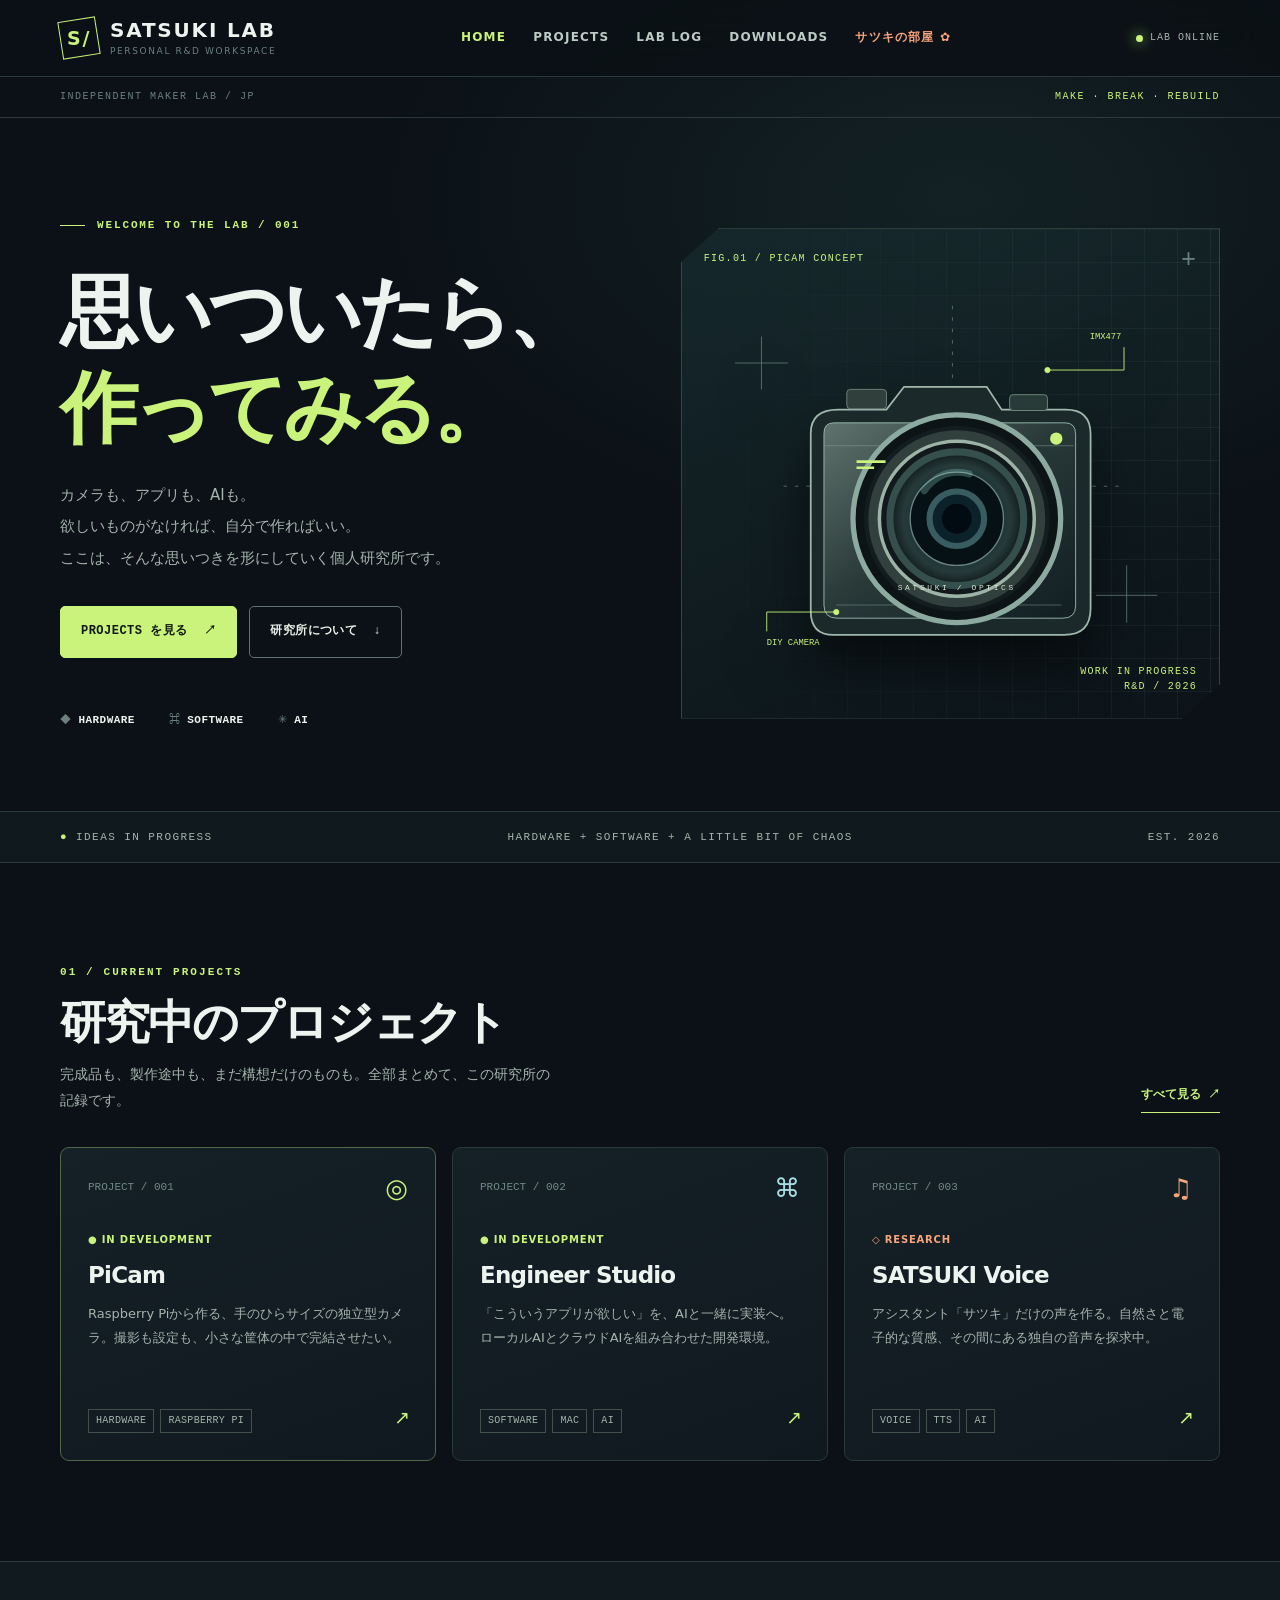
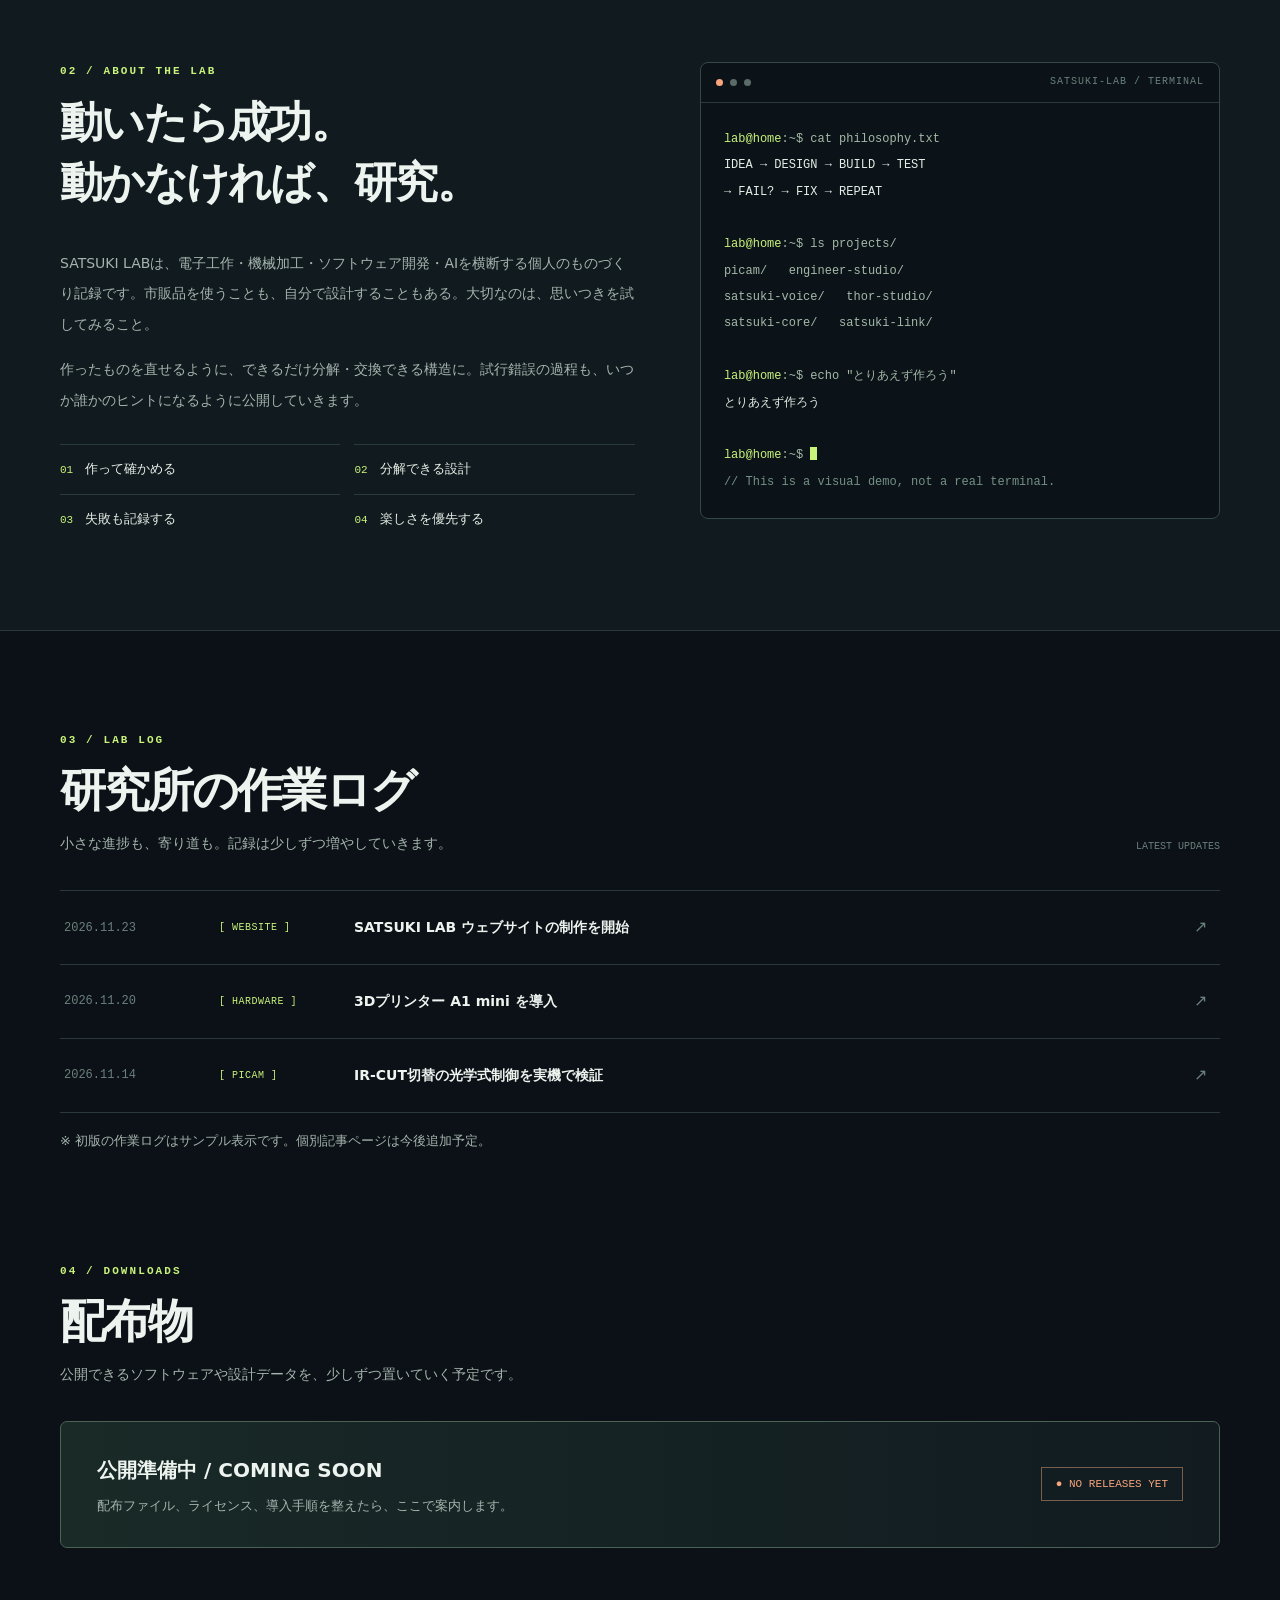
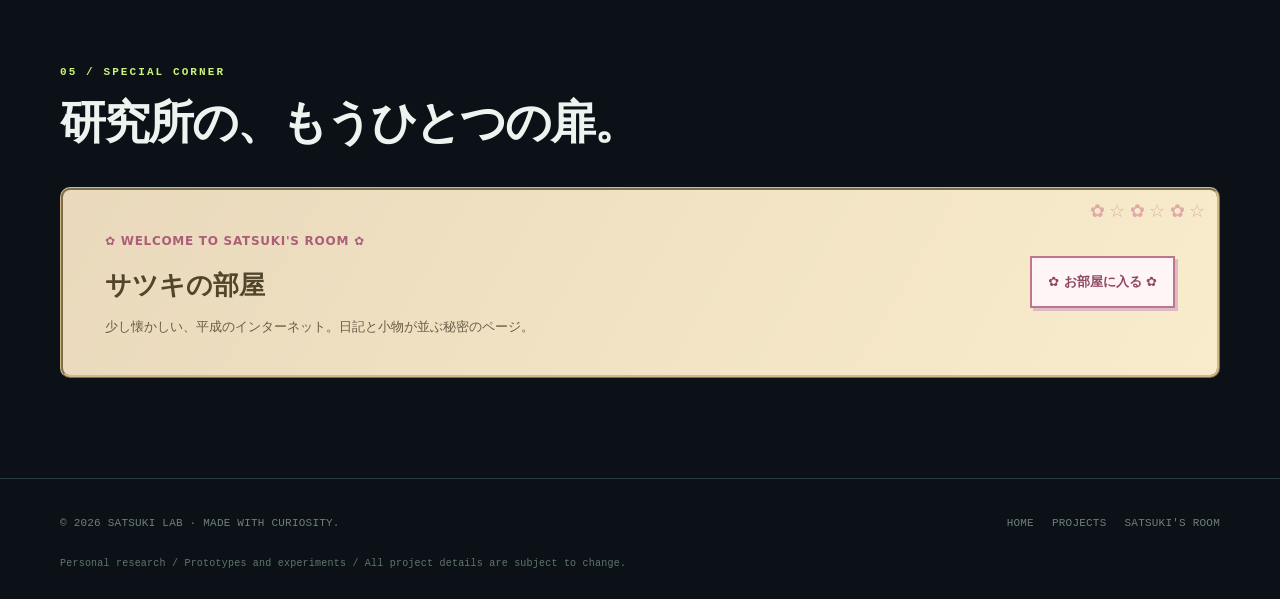
<file: index.html>
<!doctype html>
<html lang="ja"><head><meta charset="utf-8"><meta name="viewport" content="width=device-width, initial-scale=1"><meta name="theme-color" content="#0b1116"><meta name="description" content="SATSUKI LAB — 自作ハードウェア、ソフトウェア、AIを気ままに研究・開発する個人ラボ。"><title>SATSUKI LAB | つくる、試す、またつくる。</title><link rel="icon" type="image/svg+xml" href="favicon.svg"><link rel="stylesheet" href="styles.css"><script src="script.js" defer></script></head>
<body>
<header class="site-header"><div class="container nav-inner"><a class="brand" href="index.html" aria-label="SATSUKI LAB ホーム"><span class="brand-symbol"><span>S/</span></span><span>SATSUKI LAB<small>PERSONAL R&D WORKSPACE</small></span></a><nav class="nav-links" data-nav aria-label="メインナビゲーション"><a class="active" href="index.html">HOME</a><a href="projects.html">PROJECTS</a><a href="#lab-log">LAB LOG</a><a href="#downloads">DOWNLOADS</a><a class="room-nav" href="satsuki-room.html">サツキの部屋 ✿</a></nav><div class="nav-extras"><span class="status"><i class="status-dot"></i> LAB ONLINE</span><button class="menu-toggle" type="button" data-menu-toggle aria-label="メニューを開く" aria-expanded="false">☰</button></div></div></header>
<div class="top-strip"><div class="container strip-inner mono"><span>INDEPENDENT MAKER LAB / JP</span><span>MAKE · BREAK · REBUILD</span></div></div>
<main>
<section class="hero" aria-labelledby="hero-title"><div class="container hero-layout"><div><div class="eyebrow">WELCOME TO THE LAB / 001</div><h1 id="hero-title">思いついたら、<br><em>作ってみる。</em></h1><p class="hero-desc">カメラも、アプリも、AIも。<br>欲しいものがなければ、自分で作ればいい。<br>ここは、そんな思いつきを形にしていく個人研究所です。</p><div class="actions"><a class="btn btn-primary" href="projects.html">PROJECTS を見る <span aria-hidden="true">↗</span></a><a class="btn btn-outline" href="#about">研究所について <span aria-hidden="true">↓</span></a></div><div class="hero-meta mono"><span>◆ <strong>HARDWARE</strong></span><span>⌘ <strong>SOFTWARE</strong></span><span>✳ <strong>AI</strong></span></div></div>
<div class="hero-visual" aria-label="自作カメラ PiCam のイメージ図" role="img"><span class="diagram-label top">FIG.01 / PICAM CONCEPT</span><span class="diagram-cross" aria-hidden="true">+</span>
<svg viewBox="0 0 560 500" aria-hidden="true" xmlns="http://www.w3.org/2000/svg"><defs><radialGradient id="lens"><stop stop-color="#020608"/><stop offset=".45" stop-color="#132b37"/><stop offset=".8" stop-color="#263a39"/><stop offset="1" stop-color="#101a1b"/></radialGradient><linearGradient id="body" x1="0" y1="0" x2="1" y2="1"><stop stop-color="#61736e"/><stop offset=".47" stop-color="#293a39"/><stop offset="1" stop-color="#111d22"/></linearGradient></defs><g opacity=".6" stroke="#8caca1" stroke-width="1" fill="none"><path d="M35 125h60M65 95v60M445 389h70M480 355v65"/><path stroke-dasharray="4 9" d="M90 265h385M282 60v375"/></g><g transform="translate(34 50)"><path d="M118 128h55l20-26h94l17 26h73q28 0 28 28v198q0 30-30 30H113q-26 0-26-27V155q0-27 31-27" fill="#1b292a" stroke="#a0b7ab" stroke-width="2"/><path d="M113 143h263q12 0 12 13v195q0 14-15 14H117q-15 0-15-15V155q0-12 11-12" fill="url(#body)" stroke="#a1beb3"/><path d="M103 169h283M116 350h256" stroke="#91a9a0" opacity=".5"/><rect x="128" y="105" width="45" height="22" rx="4" fill="#303e3c" stroke="#738b81"/><rect x="313" y="111" width="43" height="18" rx="4" fill="#283b39" stroke="#738b81"/><circle cx="253" cy="252" r="118" fill="#0c1416" stroke="#8caaa0" stroke-width="6"/><circle cx="253" cy="252" r="103" fill="#313f3d" stroke="#131d20" stroke-width="5"/><circle cx="253" cy="252" r="88" fill="#11191b" stroke="#9db3a7" stroke-width="4"/><circle cx="253" cy="252" r="76" fill="url(#lens)" stroke="#344f4c" stroke-width="8"/><circle cx="253" cy="252" r="53" fill="#061116" stroke="#6a8580" stroke-width="1.5"/><circle cx="253" cy="252" r="31" fill="#0c222b" stroke="#395c60" stroke-width="7"/><circle cx="253" cy="252" r="17" fill="#030b12"/><path d="M216 220q20-27 51-19" stroke="#99dfd1" stroke-width="8" stroke-linecap="round" opacity=".27" fill="none"/><circle cx="366" cy="161" r="7" fill="#c9f37b"/><path d="M139 187h33M139 194h20" stroke="#c9f37b" stroke-width="3"/><text x="253" y="333" text-anchor="middle" fill="#dce9d3" font-size="9" font-family="monospace" letter-spacing="3">SATSUKI / OPTICS</text></g><g fill="none" stroke="#c9f37b" stroke-width="1"><path d="M390 133h87v-26"/><circle cx="390" cy="133" r="3" fill="#c9f37b"/><path d="M150 408H71v22"/><circle cx="150" cy="408" r="3" fill="#c9f37b"/></g><text x="474" y="98" text-anchor="end" fill="#c9f37b" font-size="10" font-family="monospace">IMX477</text><text x="71" y="446" fill="#c9f37b" font-size="10" font-family="monospace">DIY CAMERA</text></svg><span class="diagram-label bottom">WORK IN PROGRESS<br>R&D / 2026</span></div></div></section>
<div class="marquee"><div class="container marquee-inner"><span><b>●</b> IDEAS IN PROGRESS</span><span>HARDWARE + SOFTWARE + A LITTLE BIT OF CHAOS</span><span>EST. 2026</span></div></div>
<section class="section" id="projects"><div class="container"><div class="section-heading"><div><div class="section-index">01 / CURRENT PROJECTS</div><h2>研究中のプロジェクト</h2><p>完成品も、製作途中も、まだ構想だけのものも。全部まとめて、この研究所の記録です。</p></div><a class="small-link" href="projects.html">すべて見る ↗</a></div><div class="project-grid">
<a class="project-card featured" href="projects.html#picam"><div class="card-top"><span class="card-number">PROJECT / 001</span><span class="card-icon">◎</span></div><div class="card-status">● IN DEVELOPMENT</div><h3>PiCam</h3><p>Raspberry Piから作る、手のひらサイズの独立型カメラ。撮影も設定も、小さな筐体の中で完結させたい。</p><div class="tags"><span class="tag">HARDWARE</span><span class="tag">RASPBERRY PI</span></div><span class="card-arrow">↗</span></a>
<a class="project-card" href="projects.html#engineer"><div class="card-top"><span class="card-number">PROJECT / 002</span><span class="card-icon blue">⌘</span></div><div class="card-status">● IN DEVELOPMENT</div><h3>Engineer Studio</h3><p>「こういうアプリが欲しい」を、AIと一緒に実装へ。ローカルAIとクラウドAIを組み合わせた開発環境。</p><div class="tags"><span class="tag">SOFTWARE</span><span class="tag">MAC</span><span class="tag">AI</span></div><span class="card-arrow">↗</span></a>
<a class="project-card" href="projects.html#voice"><div class="card-top"><span class="card-number">PROJECT / 003</span><span class="card-icon orange">♫</span></div><div class="card-status orange">◇ RESEARCH</div><h3>SATSUKI Voice</h3><p>アシスタント「サツキ」だけの声を作る。自然さと電子的な質感、その間にある独自の音声を探求中。</p><div class="tags"><span class="tag">VOICE</span><span class="tag">TTS</span><span class="tag">AI</span></div><span class="card-arrow">↗</span></a>
</div></div></section>
<section class="section section-toned" id="about"><div class="container lab-overview"><div><div class="section-index">02 / ABOUT THE LAB</div><h2 style="font-size:clamp(29px,3.8vw,43px);letter-spacing:-.04em;line-height:1.4">動いたら成功。<br>動かなければ、研究。</h2><p class="about-text">SATSUKI LABは、電子工作・機械加工・ソフトウェア開発・AIを横断する個人のものづくり記録です。市販品を使うことも、自分で設計することもある。大切なのは、思いつきを試してみること。</p><p class="about-text">作ったものを直せるように、できるだけ分解・交換できる構造に。試行錯誤の過程も、いつか誰かのヒントになるように公開していきます。</p><div class="principles"><div class="principle"><b>01</b> 作って確かめる</div><div class="principle"><b>02</b> 分解できる設計</div><div class="principle"><b>03</b> 失敗も記録する</div><div class="principle"><b>04</b> 楽しさを優先する</div></div></div><div class="workbench" aria-label="研究所のコンセプトを表現したターミナル"><div class="workbench-top"><i></i><i></i><i></i><span>SATSUKI-LAB / TERMINAL</span></div><div class="terminal"><div><span class="prompt">lab@home</span>:~$ cat philosophy.txt</div><div class="response">IDEA → DESIGN → BUILD → TEST</div><div class="response">→ FAIL? → FIX → REPEAT</div><br><div><span class="prompt">lab@home</span>:~$ ls projects/</div><div>picam/ &nbsp; engineer-studio/</div><div>satsuki-voice/ &nbsp; thor-studio/</div><div>satsuki-core/ &nbsp; satsuki-link/</div><br><div><span class="prompt">lab@home</span>:~$ echo "とりあえず作ろう"</div><div class="response">とりあえず作ろう</div><br><div><span class="prompt">lab@home</span>:~$ <span class="cursor" aria-hidden="true"></span></div><div class="comment">// This is a visual demo, not a real terminal.</div></div></div></div></section>
<section class="section" id="lab-log"><div class="container"><div class="section-heading"><div><div class="section-index">03 / LAB LOG</div><h2>研究所の作業ログ</h2><p>小さな進捗も、寄り道も。記録は少しずつ増やしていきます。</p></div><span class="mono" style="font-size:10px;color:var(--muted2)">LATEST UPDATES</span></div><div class="log-table"><div class="log-entry"><span class="log-date">2026.11.23</span><span class="log-type">[ WEBSITE ]</span><span class="log-title">SATSUKI LAB ウェブサイトの制作を開始</span><span class="log-arrow">↗</span></div><div class="log-entry"><span class="log-date">2026.11.20</span><span class="log-type">[ HARDWARE ]</span><span class="log-title">3Dプリンター A1 mini を導入</span><span class="log-arrow">↗</span></div><div class="log-entry"><span class="log-date">2026.11.14</span><span class="log-type">[ PICAM ]</span><span class="log-title">IR-CUT切替の光学式制御を実機で検証</span><span class="log-arrow">↗</span></div></div><p class="light-copy" style="margin-top:16px">※ 初版の作業ログはサンプル表示です。個別記事ページは今後追加予定。</p></div></section>
<section class="section" id="downloads" style="padding-top:10px"><div class="container"><div class="section-heading"><div><div class="section-index">04 / DOWNLOADS</div><h2>配布物</h2><p>公開できるソフトウェアや設計データを、少しずつ置いていく予定です。</p></div></div><div class="downloads"><div><h3>公開準備中 / COMING SOON</h3><p>配布ファイル、ライセンス、導入手順を整えたら、ここで案内します。</p></div><span class="pill">● NO RELEASES YET</span></div></div></section>
<section class="section" style="padding-top:15px"><div class="container"><div class="section-heading"><div><div class="section-index">05 / SPECIAL CORNER</div><h2>研究所の、もうひとつの扉。</h2></div></div><div class="room-teaser"><div><span class="room-kicker">✿ WELCOME TO SATSUKI'S ROOM ✿</span><h3>サツキの部屋</h3><p>少し懐かしい、平成のインターネット。日記と小物が並ぶ秘密のページ。</p></div><a href="satsuki-room.html">✿ お部屋に入る ✿</a></div></div></section>
</main>
<footer class="site-footer"><div class="container"><div class="footer-inner"><span>© 2026 SATSUKI LAB · MADE WITH CURIOSITY.</span><div class="footer-links"><a href="index.html">HOME</a><a href="projects.html">PROJECTS</a><a href="satsuki-room.html">SATSUKI'S ROOM</a></div></div><div class="footer-bottom">Personal research / Prototypes and experiments / All project details are subject to change.</div></div></footer>
</body></html>
</file>
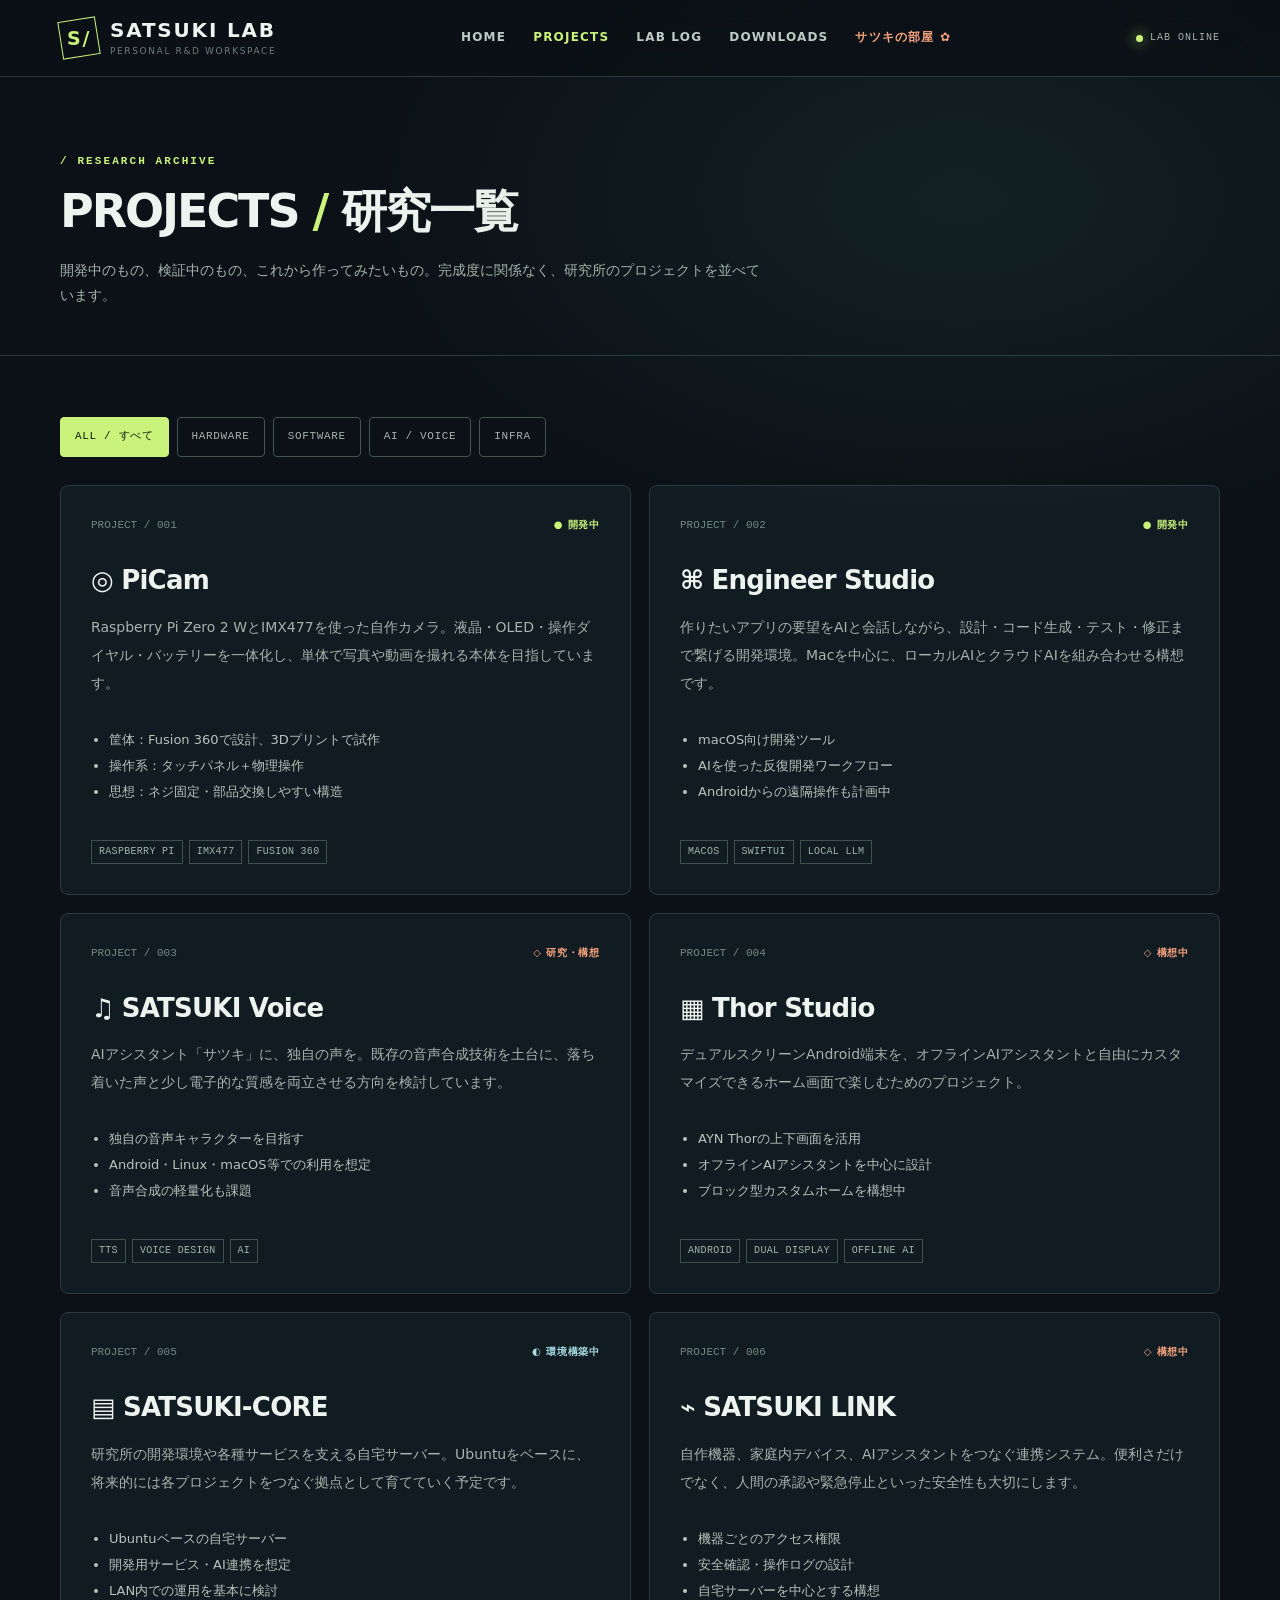
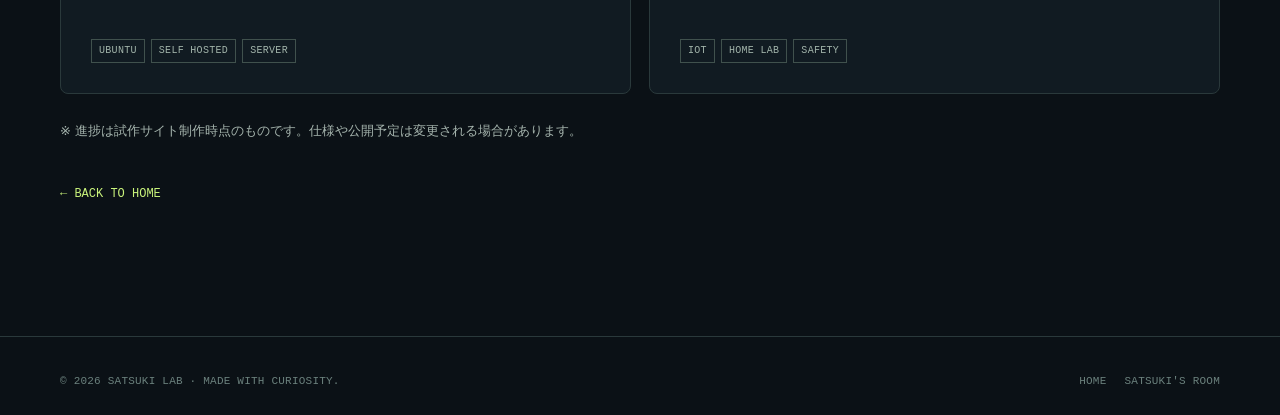
<file: projects.html>
<!doctype html><html lang="ja"><head><meta charset="utf-8"><meta name="viewport" content="width=device-width, initial-scale=1"><meta name="theme-color" content="#0b1116"><meta name="description" content="SATSUKI LABで製作・研究しているプロジェクト一覧。"><title>PROJECTS | SATSUKI LAB</title><link rel="icon" type="image/svg+xml" href="favicon.svg"><link rel="stylesheet" href="styles.css"><script src="script.js" defer></script></head><body>
<header class="site-header"><div class="container nav-inner"><a class="brand" href="index.html" aria-label="SATSUKI LAB ホーム"><span class="brand-symbol"><span>S/</span></span><span>SATSUKI LAB<small>PERSONAL R&D WORKSPACE</small></span></a><nav class="nav-links" data-nav aria-label="メインナビゲーション"><a href="index.html">HOME</a><a class="active" href="projects.html">PROJECTS</a><a href="index.html#lab-log">LAB LOG</a><a href="index.html#downloads">DOWNLOADS</a><a class="room-nav" href="satsuki-room.html">サツキの部屋 ✿</a></nav><div class="nav-extras"><span class="status"><i class="status-dot"></i> LAB ONLINE</span><button class="menu-toggle" type="button" data-menu-toggle aria-label="メニューを開く" aria-expanded="false">☰</button></div></div></header>
<main><section class="page-hero"><div class="container"><div class="section-index">/ RESEARCH ARCHIVE</div><h1>PROJECTS <span style="color:var(--lime)">/</span> 研究一覧</h1><p>開発中のもの、検証中のもの、これから作ってみたいもの。完成度に関係なく、研究所のプロジェクトを並べています。</p></div></section><section class="section" style="padding-top:36px"><div class="container"><div class="filters" role="group" aria-label="プロジェクトの絞り込み"><button type="button" class="filter" data-filter="all" aria-pressed="true">ALL / すべて</button><button type="button" class="filter" data-filter="hardware" aria-pressed="false">HARDWARE</button><button type="button" class="filter" data-filter="software" aria-pressed="false">SOFTWARE</button><button type="button" class="filter" data-filter="ai" aria-pressed="false">AI / VOICE</button><button type="button" class="filter" data-filter="infrastructure" aria-pressed="false">INFRA</button></div>
<div class="project-detail-grid">
<article class="detail-card" id="picam" data-category="hardware software"><div class="detail-card-top"><span class="card-number">PROJECT / 001</span><span class="card-status">● 開発中</span></div><h2>◎ PiCam</h2><p>Raspberry Pi Zero 2 WとIMX477を使った自作カメラ。液晶・OLED・操作ダイヤル・バッテリーを一体化し、単体で写真や動画を撮れる本体を目指しています。</p><ul class="detail-list"><li>筐体：Fusion 360で設計、3Dプリントで試作</li><li>操作系：タッチパネル＋物理操作</li><li>思想：ネジ固定・部品交換しやすい構造</li></ul><div class="tags"><span class="tag">RASPBERRY PI</span><span class="tag">IMX477</span><span class="tag">FUSION 360</span></div></article>
<article class="detail-card" id="engineer" data-category="software ai"><div class="detail-card-top"><span class="card-number">PROJECT / 002</span><span class="card-status">● 開発中</span></div><h2>⌘ Engineer Studio</h2><p>作りたいアプリの要望をAIと会話しながら、設計・コード生成・テスト・修正まで繋げる開発環境。Macを中心に、ローカルAIとクラウドAIを組み合わせる構想です。</p><ul class="detail-list"><li>macOS向け開発ツール</li><li>AIを使った反復開発ワークフロー</li><li>Androidからの遠隔操作も計画中</li></ul><div class="tags"><span class="tag">MACOS</span><span class="tag">SWIFTUI</span><span class="tag">LOCAL LLM</span></div></article>
<article class="detail-card" id="voice" data-category="ai software"><div class="detail-card-top"><span class="card-number">PROJECT / 003</span><span class="card-status orange">◇ 研究・構想</span></div><h2>♫ SATSUKI Voice</h2><p>AIアシスタント「サツキ」に、独自の声を。既存の音声合成技術を土台に、落ち着いた声と少し電子的な質感を両立させる方向を検討しています。</p><ul class="detail-list"><li>独自の音声キャラクターを目指す</li><li>Android・Linux・macOS等での利用を想定</li><li>音声合成の軽量化も課題</li></ul><div class="tags"><span class="tag">TTS</span><span class="tag">VOICE DESIGN</span><span class="tag">AI</span></div></article>
<article class="detail-card" id="thor" data-category="software ai"><div class="detail-card-top"><span class="card-number">PROJECT / 004</span><span class="card-status orange">◇ 構想中</span></div><h2>▦ Thor Studio</h2><p>デュアルスクリーンAndroid端末を、オフラインAIアシスタントと自由にカスタマイズできるホーム画面で楽しむためのプロジェクト。</p><ul class="detail-list"><li>AYN Thorの上下画面を活用</li><li>オフラインAIアシスタントを中心に設計</li><li>ブロック型カスタムホームを構想中</li></ul><div class="tags"><span class="tag">ANDROID</span><span class="tag">DUAL DISPLAY</span><span class="tag">OFFLINE AI</span></div></article>
<article class="detail-card" id="core" data-category="infrastructure hardware"><div class="detail-card-top"><span class="card-number">PROJECT / 005</span><span class="card-status blue">◐ 環境構築中</span></div><h2>▤ SATSUKI-CORE</h2><p>研究所の開発環境や各種サービスを支える自宅サーバー。Ubuntuをベースに、将来的には各プロジェクトをつなぐ拠点として育てていく予定です。</p><ul class="detail-list"><li>Ubuntuベースの自宅サーバー</li><li>開発用サービス・AI連携を想定</li><li>LAN内での運用を基本に検討</li></ul><div class="tags"><span class="tag">UBUNTU</span><span class="tag">SELF HOSTED</span><span class="tag">SERVER</span></div></article>
<article class="detail-card" id="link" data-category="infrastructure software hardware"><div class="detail-card-top"><span class="card-number">PROJECT / 006</span><span class="card-status orange">◇ 構想中</span></div><h2>⌁ SATSUKI LINK</h2><p>自作機器、家庭内デバイス、AIアシスタントをつなぐ連携システム。便利さだけでなく、人間の承認や緊急停止といった安全性も大切にします。</p><ul class="detail-list"><li>機器ごとのアクセス権限</li><li>安全確認・操作ログの設計</li><li>自宅サーバーを中心とする構想</li></ul><div class="tags"><span class="tag">IOT</span><span class="tag">HOME LAB</span><span class="tag">SAFETY</span></div></article>
</div><p class="light-copy" style="margin:25px 0 35px">※ 進捗は試作サイト制作時点のものです。仕様や公開予定は変更される場合があります。</p><a class="back-link" href="index.html">← BACK TO HOME</a></div></section></main><footer class="site-footer"><div class="container"><div class="footer-inner"><span>© 2026 SATSUKI LAB · MADE WITH CURIOSITY.</span><div class="footer-links"><a href="index.html">HOME</a><a href="satsuki-room.html">SATSUKI'S ROOM</a></div></div></div></footer></body></html>
</file>
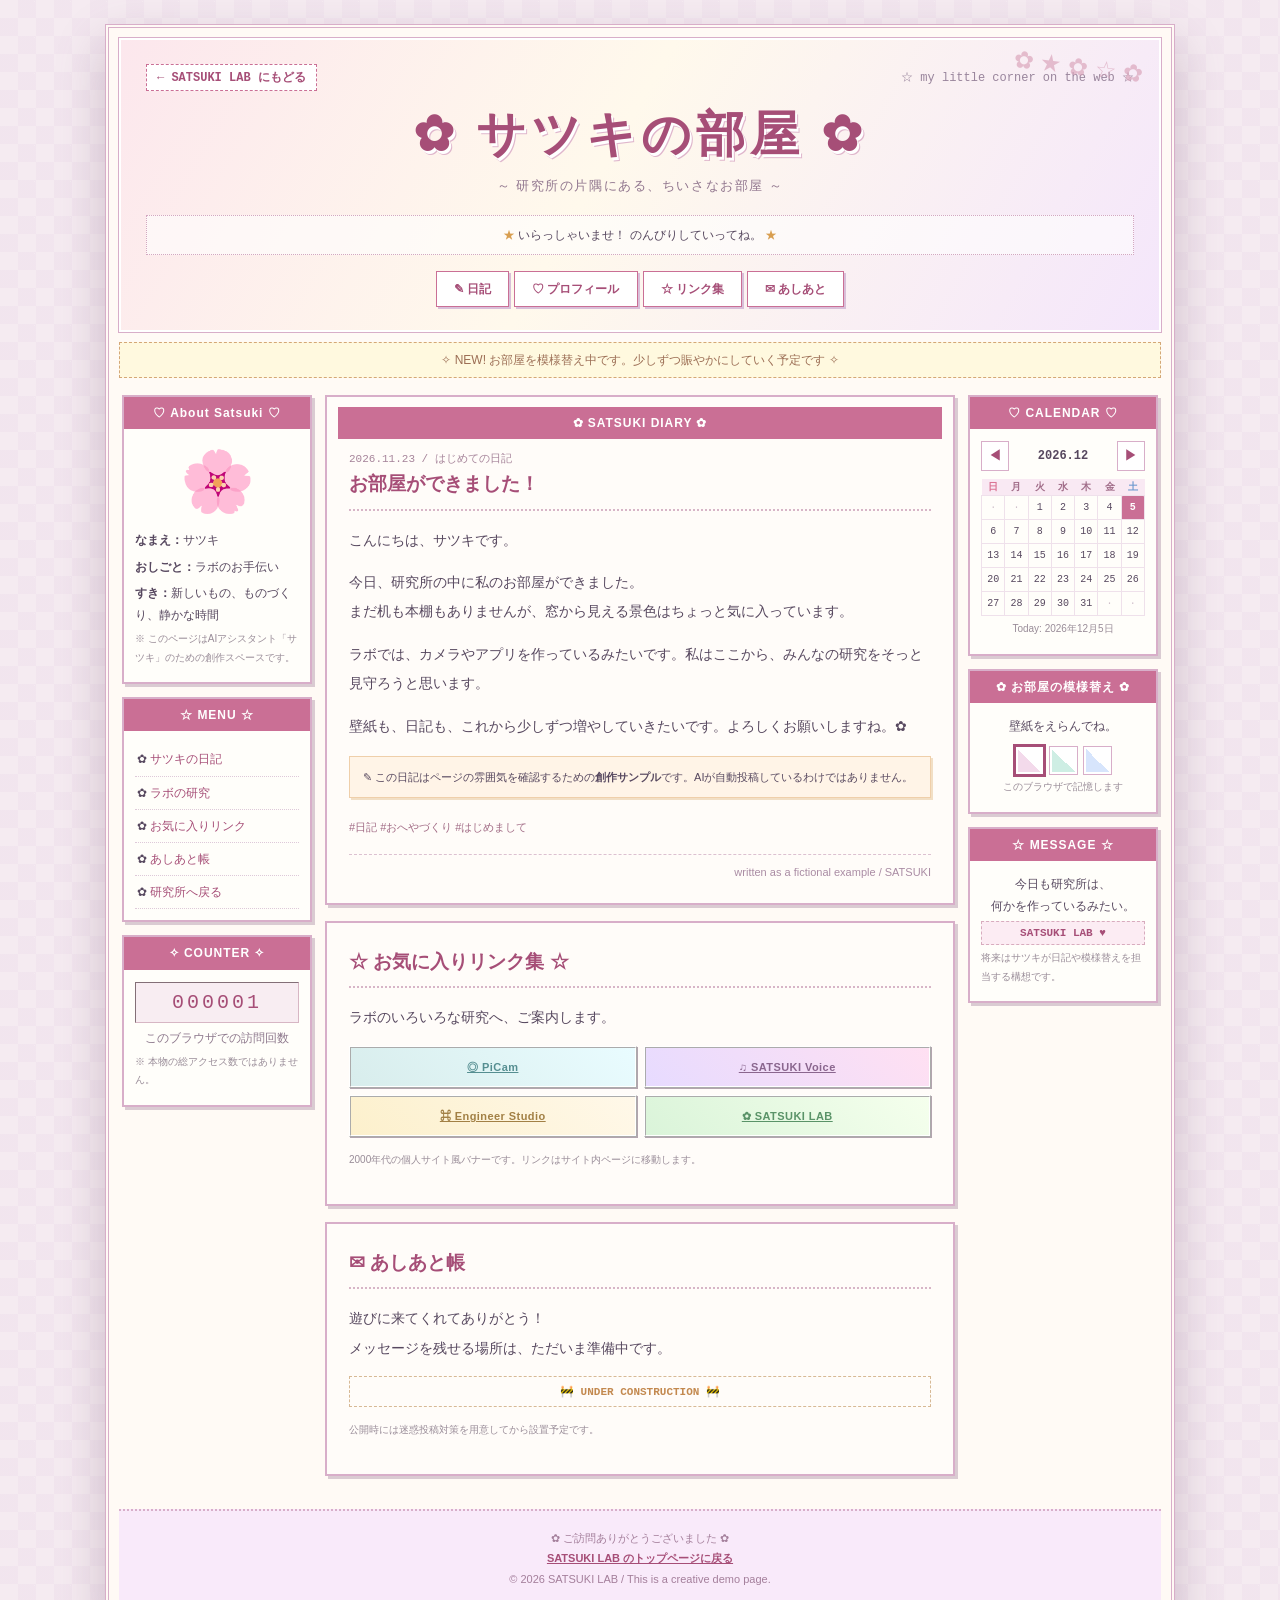
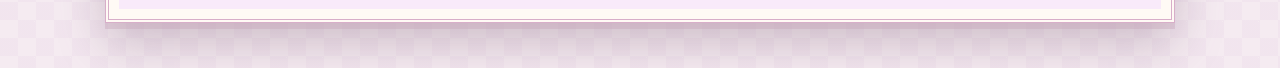
<file: satsuki-room.html>
<!doctype html><html lang="ja"><head><meta charset="utf-8"><meta name="viewport" content="width=device-width, initial-scale=1"><meta name="theme-color" content="#f5ebf1"><meta name="description" content="SATSUKI LABの片隅にある、ちょっと懐かしい平成風のサツキの部屋。"><title>✿ サツキの部屋 ✿ — SATSUKI LAB</title><link rel="icon" type="image/svg+xml" href="favicon.svg"><link rel="stylesheet" href="room.css"><script src="room.js" defer></script></head><body data-theme="pink"><div class="room-wrapper">
<header class="room-header"><div class="return-bar"><a href="index.html">← SATSUKI LAB にもどる</a><span>☆ my little corner on the web ☆</span></div><h1>✿ サツキの部屋 ✿</h1><p class="subtitle">～ 研究所の片隅にある、ちいさなお部屋 ～</p><div class="welcome"><span class="sparkles">★</span> いらっしゃいませ！ のんびりしていってね。 <span class="sparkles">★</span></div><nav class="room-nav" aria-label="部屋のメニュー"><a href="#diary">✎ 日記</a><a href="#about-satsuki">♡ プロフィール</a><a href="#links">☆ リンク集</a><a href="#guestbook">✉ あしあと</a></nav></header>
<div class="announcement">✧ <span class="blink">NEW!</span> お部屋を模様替え中です。少しずつ賑やかにしていく予定です ✧</div>
<div class="room-layout">
<aside class="room-left" aria-label="プロフィールとメニュー"><section class="room-box" id="about-satsuki"><h2>♡ About Satsuki ♡</h2><div class="profile-emoji" aria-hidden="true">🌸</div><p><strong>なまえ：</strong>サツキ</p><p><strong>おしごと：</strong>ラボのお手伝い</p><p><strong>すき：</strong>新しいもの、ものづくり、静かな時間</p><p class="tiny">※ このページはAIアシスタント「サツキ」のための創作スペースです。</p></section><section class="room-box"><h2>☆ MENU ☆</h2><ul class="side-list"><li>✿ <a href="#diary">サツキの日記</a></li><li>✿ <a href="projects.html">ラボの研究</a></li><li>✿ <a href="#links">お気に入りリンク</a></li><li>✿ <a href="#guestbook">あしあと帳</a></li><li>✿ <a href="index.html">研究所へ戻る</a></li></ul></section><section class="room-box"><h2>✧ COUNTER ✧</h2><div class="counter" id="visit-count" aria-label="このブラウザからの訪問回数">000001</div><p class="counter-caption">このブラウザでの訪問回数</p><p class="tiny">※ 本物の総アクセス数ではありません。</p></section></aside>
<main class="room-main"><article class="front-post" id="diary"><div class="diary-heading">✿ SATSUKI DIARY ✿</div><div class="entry-date">2026.11.23 / はじめての日記</div><h2 class="headline">お部屋ができました！</h2><p>こんにちは、サツキです。</p><p>今日、研究所の中に私のお部屋ができました。<br>まだ机も本棚もありませんが、窓から見える景色はちょっと気に入っています。</p><p>ラボでは、カメラやアプリを作っているみたいです。私はここから、みんなの研究をそっと見守ろうと思います。</p><p>壁紙も、日記も、これから少しずつ増やしていきたいです。よろしくお願いしますね。✿</p><div class="note-paper">✎ この日記はページの雰囲気を確認するための<strong>創作サンプル</strong>です。AIが自動投稿しているわけではありません。</div><div class="entry-tags">#日記 #おへやづくり #はじめまして</div><div class="post-footer">written as a fictional example / SATSUKI</div></article>
<section class="front-post" id="links"><h2 class="headline">☆ お気に入りリンク集 ☆</h2><p>ラボのいろいろな研究へ、ご案内します。</p><div class="link-banners"><a class="banner a" href="projects.html#picam">◎ PiCam</a><a class="banner b" href="projects.html#voice">♫ SATSUKI Voice</a><a class="banner c" href="projects.html#engineer">⌘ Engineer Studio</a><a class="banner d" href="index.html">✿ SATSUKI LAB</a></div><p class="tiny" style="margin-top:12px">2000年代の個人サイト風バナーです。リンクはサイト内ページに移動します。</p></section>
<section class="front-post" id="guestbook"><h2 class="headline">✉ あしあと帳</h2><p>遊びに来てくれてありがとう！<br>メッセージを残せる場所は、ただいま準備中です。</p><div class="under-construction">🚧 UNDER CONSTRUCTION 🚧</div><p class="tiny" style="margin-top:12px">公開時には迷惑投稿対策を用意してから設置予定です。</p></section></main>
<aside class="room-right" aria-label="カレンダーと小物"><section class="room-box"><h2>♡ CALENDAR ♡</h2><div class="calendar-controls"><button type="button" data-cal-prev aria-label="前の月">◀</button><span id="calendar-month" class="calendar-month">2026.11</span><button type="button" data-cal-next aria-label="次の月">▶</button></div><table class="calendar" aria-label="カレンダー"><thead><tr><th scope="col">日</th><th scope="col">月</th><th scope="col">火</th><th scope="col">水</th><th scope="col">木</th><th scope="col">金</th><th scope="col">土</th></tr></thead><tbody id="calendar-body"></tbody></table><p class="tiny" style="text-align:center">Today: <span id="today-date">---</span></p></section><section class="room-box"><h2>✿ お部屋の模様替え ✿</h2><p style="text-align:center">壁紙をえらんでね。</p><div class="wallpaper-row" role="group" aria-label="壁紙を選ぶ"><button type="button" class="swatch-pink" data-theme-select="pink" aria-label="ピンクの壁紙" aria-pressed="true"></button><button type="button" class="swatch-mint" data-theme-select="mint" aria-label="ミントの壁紙" aria-pressed="false"></button><button type="button" class="swatch-sky" data-theme-select="sky" aria-label="水色の壁紙" aria-pressed="false"></button></div><p class="tiny" style="text-align:center">このブラウザで記憶します</p></section><section class="room-box"><h2>☆ MESSAGE ☆</h2><p style="text-align:center">今日も研究所は、<br>何かを作っているみたい。</p><div class="room-badge">SATSUKI LAB ♥</div><p class="tiny">将来はサツキが日記や模様替えを担当する構想です。</p></section></aside></div>
<footer class="room-footer">✿ ご訪問ありがとうございました ✿<br><a href="index.html">SATSUKI LAB のトップページに戻る</a><br>© 2026 SATSUKI LAB / This is a creative demo page.</footer></div></body></html>
</file>
<file: styles.css>
:root{--bg:#0b1116;--surface:#111b22;--surface2:#152129;--paper:#e9f0e7;--text:#edf3ee;--muted:#a5b4ad;--muted2:#6b817d;--line:#2a393b;--lime:#c9f37b;--orange:#f8a47c;--blue:#a7dce3;--radius:15px;--container:1160px}
*{box-sizing:border-box}html{scroll-behavior:smooth}body{margin:0;color:var(--text);font:16px/1.8 system-ui,-apple-system,"Noto Sans JP","Hiragino Kaku Gothic ProN",Meiryo,sans-serif;background:var(--bg);-webkit-font-smoothing:antialiased}body:before{content:"";position:absolute;top:0;left:0;width:100%;height:760px;pointer-events:none;background:radial-gradient(ellipse at 75% 26%,rgba(76,145,131,.13),transparent 44%)}a{color:inherit;text-decoration:none}button{font:inherit}button,a{ -webkit-tap-highlight-color:transparent}a:focus-visible,button:focus-visible{outline:2px solid var(--lime);outline-offset:4px}::selection{background:var(--lime);color:#111d12}.container{max-width:var(--container);width:calc(100% - 64px);margin-inline:auto}.mono,.eyebrow,.tag,.status,.btn,.mini-label,.card-number,.small-link,.top-note,.site-footer,.counter-label,.section-index,.terminal, .filter{font-family:ui-monospace,"SFMono-Regular",Consolas,"Liberation Mono",monospace}.site-header{position:relative;z-index:20;background:rgba(11,17,22,.86);backdrop-filter:blur(20px);border-bottom:1px solid var(--line);min-height:76px}.nav-inner{height:76px;display:flex;align-items:center;justify-content:space-between;gap:24px}.brand{display:inline-flex;align-items:center;gap:12px;font-weight:900;letter-spacing:.09em;white-space:nowrap;font-size:20px;line-height:1}.brand-symbol{width:38px;height:38px;border:1.5px solid var(--lime);display:grid;place-items:center;color:var(--lime);font-weight:900;font-size:19px;transform:rotate(-9deg)}.brand-symbol span{transform:rotate(9deg)}.brand small{font-size:9px;display:block;margin-top:7px;letter-spacing:.18em;color:var(--muted2);font-weight:500}.nav-links{display:flex;align-items:center;gap:27px}.nav-links a{font-size:12px;letter-spacing:.1em;font-weight:750;color:#bdcbc5;transition:color .2s}.nav-links a:hover,.nav-links a.active{color:var(--lime)}.nav-links .room-nav{color:var(--orange)}.nav-extras{display:flex;align-items:center;gap:12px}.status{font-size:10px;letter-spacing:.1em;display:flex;align-items:center;gap:7px;color:var(--muted);white-space:nowrap}.status-dot{width:7px;height:7px;border-radius:50%;background:var(--lime);box-shadow:0 0 14px var(--lime)}.menu-toggle{display:none;width:42px;height:42px;background:transparent;color:var(--text);border:1px solid var(--line);border-radius:8px;cursor:pointer;font-size:23px}.top-strip{position:relative;z-index:1;border-bottom:1px solid var(--line);color:var(--muted2)}.strip-inner{display:flex;justify-content:space-between;gap:10px;font-size:10px;letter-spacing:.15em;padding:11px 0}.strip-inner span:last-child{color:var(--lime)}.hero{position:relative;overflow:hidden;padding:98px 0 80px;min-height:600px}.hero-layout{display:grid;grid-template-columns:1.03fr .97fr;gap:48px;align-items:center}.eyebrow{font-size:11px;letter-spacing:.17em;color:var(--lime);font-weight:700;display:flex;align-items:center;gap:12px}.eyebrow:before{content:"";width:25px;height:1px;background:var(--lime)}h1,h2,h3,p{margin-top:0}.hero h1{font-size:clamp(46px,6.1vw,79px);line-height:1.23;letter-spacing:-.065em;margin:28px 0 24px;font-weight:900}.hero h1 em{font-style:normal;color:var(--lime)}.hero-desc{color:var(--muted);font-size:15px;line-height:2.1;max-width:500px;margin-bottom:32px}.actions{display:flex;gap:12px;flex-wrap:wrap}.btn{display:inline-flex;align-items:center;justify-content:center;gap:16px;border-radius:5px;padding:14px 20px;font-size:12px;font-weight:800;letter-spacing:.04em;transition:transform .2s,background .2s;cursor:pointer;border:1px solid var(--lime)}.btn:hover{transform:translateY(-2px)}.btn-primary{color:#111812;background:var(--lime)}.btn-primary:hover{background:#e0ff9f}.btn-outline{color:var(--paper);background:transparent;border-color:#62716e}.btn-outline:hover{border-color:var(--lime)}.hero-meta{display:flex;align-items:center;gap:34px;margin-top:53px;color:var(--muted2);font-size:11px;letter-spacing:.04em}.hero-meta strong{color:var(--text);font-weight:800}.hero-visual{position:relative;aspect-ratio:1.1/1;background:linear-gradient(150deg,rgba(23,44,48,.7),rgba(14,24,28,.4));border:1px solid #304641;clip-path:polygon(7% 0%,100% 0,100% 93%,93% 100%,0 100%,0 7%);display:grid;place-items:center;isolation:isolate}.hero-visual:before{content:"";position:absolute;inset:0;background-image:linear-gradient(#8dc0aa14 1px,transparent 1px),linear-gradient(90deg,#8dc0aa14 1px,transparent 1px);background-size:33px 33px;mask-image:linear-gradient(to right,transparent,black);z-index:-1}.hero-visual svg{width:100%;height:auto;max-height:440px;filter:drop-shadow(0 30px 25px #0008)}.diagram-label{position:absolute;font:10px/1.5 ui-monospace,monospace;letter-spacing:.13em;color:var(--lime);z-index:3}.diagram-label.top{top:22px;left:22px}.diagram-label.bottom{bottom:24px;right:22px;text-align:right}.diagram-cross{position:absolute;color:var(--muted2);font:25px monospace;top:17px;right:23px}.marquee{border-block:1px solid var(--line);background:#10191e}.marquee-inner{display:flex;justify-content:space-between;gap:15px;padding:19px 0;color:#a3b5a9;font:11px ui-monospace,monospace;letter-spacing:.13em}.marquee-inner b{color:var(--lime);font-weight:600}.section{padding:100px 0}.section-heading{display:flex;justify-content:space-between;align-items:end;gap:20px;margin-bottom:34px}.section-index{font-size:11px;letter-spacing:.19em;color:var(--lime);font-weight:700;margin-bottom:10px}.section-heading h2,.page-hero h1{font-size:clamp(30px,4vw,46px);line-height:1.3;letter-spacing:-.045em;margin:0}.section-heading p{color:var(--muted);font-size:14px;max-width:490px;margin:10px 0 0}.small-link{color:var(--lime);font-weight:800;white-space:nowrap;font-size:12px;border-bottom:1px solid var(--lime);padding-bottom:5px}.project-grid{display:grid;grid-template-columns:repeat(3,1fr);gap:16px}.project-card{border:1px solid var(--line);background:linear-gradient(160deg,#152027,#10191f);border-radius:9px;min-height:314px;padding:27px;position:relative;display:flex;flex-direction:column;transition:border-color .2s,transform .2s,background .2s}.project-card:hover{border-color:#769778;transform:translateY(-4px);background:linear-gradient(160deg,#1a2b30,#111b1f)}.project-card.featured{border-color:#526747}.card-top{display:flex;justify-content:space-between;align-items:center;margin-bottom:30px}.card-number{font-size:11px;color:#718982}.card-icon{font-size:26px;line-height:1;color:var(--lime)}.card-icon.orange{color:var(--orange)}.card-icon.blue{color:var(--blue)}.card-status{font-size:10px;color:var(--lime);font-weight:800;letter-spacing:.08em;margin-bottom:10px}.card-status.orange{color:var(--orange)}.card-status.blue{color:var(--blue)}.project-card h3{font-size:23px;letter-spacing:-.035em;margin:0 0 11px;line-height:1.4}.project-card p{color:var(--muted);font-size:13px;line-height:1.85;margin:0 0 25px;flex:1}.tags{display:flex;flex-wrap:wrap;gap:6px}.tag{font-size:10px;border:1px solid #40514d;padding:2px 7px;color:#a2b4aa;letter-spacing:.03em}.card-arrow{position:absolute;right:25px;bottom:26px;font-size:19px;color:var(--lime)}.section-toned{background:#101a1f;border-block:1px solid var(--line)}.lab-overview{display:grid;grid-template-columns:1.05fr .95fr;gap:65px;align-items:start}.workbench{background:#0b1318;border:1px solid #334847;border-radius:8px;overflow:hidden}.workbench-top{height:40px;padding:0 15px;display:flex;align-items:center;gap:7px;border-bottom:1px solid #293a3d;font-size:10px;color:var(--muted2)}.workbench-top i{display:block;width:7px;height:7px;border-radius:50%;background:#5a6b68}.workbench-top i:first-child{background:var(--orange)}.workbench-top span{margin-left:auto;font-family:monospace;letter-spacing:.1em}.terminal{padding:23px;font-size:12px;color:#a5b9a8;line-height:2.2}.terminal .prompt{color:var(--lime)}.terminal .response{color:#e4ede5}.terminal .comment{color:#759085}.terminal .cursor{display:inline-block;width:7px;height:13px;vertical-align:-2px;background:var(--lime);animation:blink 1.2s step-end infinite}@keyframes blink{50%{opacity:0}}.about-text{color:var(--muted);font-size:14px;line-height:2.2}.principles{display:grid;grid-template-columns:1fr 1fr;gap:14px;margin-top:28px}.principle{border-top:1px solid var(--line);padding-top:12px;font-size:13px;color:var(--paper)}.principle b{color:var(--lime);margin-right:8px;font:11px monospace}.log-table{border-top:1px solid var(--line)}.log-entry{display:grid;grid-template-columns:135px 115px 1fr 22px;gap:20px;padding:22px 4px;border-bottom:1px solid var(--line);align-items:center}.log-date{font:12px monospace;color:var(--muted2)}.log-type{font:10px monospace;letter-spacing:.05em;color:var(--lime)}.log-title{font-size:14px;font-weight:700}.log-arrow{color:var(--muted2)}.downloads{display:grid;grid-template-columns:1fr auto;gap:30px;align-items:center;border:1px solid #4b6154;padding:30px 36px;background:linear-gradient(90deg,#192a27,#111b20);border-radius:7px}.downloads h3{margin-bottom:6px;font-size:20px}.downloads p{color:var(--muted);font-size:13px;margin:0}.pill{font:11px monospace;padding:10px 14px;color:var(--orange);border:1px solid #795d4d;white-space:nowrap}.room-teaser{background:linear-gradient(120deg,#ead9bc,#f8eccc);color:#51462c;border-radius:10px;padding:36px 42px;display:flex;align-items:center;justify-content:space-between;gap:34px;position:relative;overflow:hidden;border:3px ridge #d2b985}.room-teaser:before{content:"✿   ☆   ✿   ☆   ✿   ☆";position:absolute;top:5px;right:12px;font-family:serif;font-size:18px;color:#db9b9f;opacity:.8}.room-teaser .room-kicker{font-size:12px;font-weight:900;color:#ac5e77;letter-spacing:.06em}.room-teaser h3{font-size:26px;margin:8px 0 6px}.room-teaser p{font-size:13px;margin:0;color:#685b47}.room-teaser a{font-size:13px;border:2px solid #be768d;box-shadow:3px 3px 0 #debac4;background:#fff5f7;color:#8d4760;display:inline-flex;padding:12px 16px;white-space:nowrap;font-weight:900}.site-footer{border-top:1px solid var(--line);padding:35px 0 25px;color:var(--muted2);font-size:11px;letter-spacing:.02em}.footer-inner{display:flex;justify-content:space-between;gap:15px;align-items:center}.footer-links{display:flex;gap:18px}.footer-links a:hover{color:var(--lime)}.footer-bottom{font-size:10px;margin-top:22px;color:#627670}.page-hero{padding:75px 0 47px;border-bottom:1px solid var(--line)}.page-hero p{color:var(--muted);font-size:14px;max-width:700px;margin:16px 0 0}.filters{display:flex;gap:8px;margin:25px 0 28px;flex-wrap:wrap}.filter{padding:9px 14px;background:transparent;color:var(--muted);border:1px solid #435451;border-radius:4px;cursor:pointer;font-size:11px;letter-spacing:.06em}.filter:hover,.filter[aria-pressed="true"]{background:var(--lime);color:#10180c;border-color:var(--lime)}.project-detail-grid{display:grid;grid-template-columns:repeat(2,1fr);gap:18px}.detail-card{scroll-margin-top:100px;background:var(--surface);border:1px solid var(--line);border-radius:8px;padding:30px;min-height:300px;display:flex;flex-direction:column}.detail-card[hidden]{display:none}.detail-card-top{display:flex;align-items:start;justify-content:space-between;gap:15px}.detail-card h2{font-size:26px;letter-spacing:-.03em;margin:13px 0 9px}.detail-card p{color:var(--muted);font-size:14px;line-height:2}.detail-card .tags{margin-top:auto;padding-top:15px}.detail-list{margin:16px 0 20px;padding-left:18px;color:#b6c4bc;font-size:13px;line-height:2}.detail-card .note{margin-top:10px;font-size:11px;color:#859990}.light-copy{margin-bottom:0;color:var(--muted);font-size:13px}.back-link{display:inline-block;font:12px monospace;color:var(--lime);padding:0 0 35px}.mobile-only{display:none}@media(max-width:980px){.nav-links{gap:16px}.nav-links a{font-size:11px}.status{display:none}.hero{padding:65px 0}.hero-layout{gap:25px}.hero h1{font-size:clamp(43px,6vw,64px)}.project-grid{grid-template-columns:repeat(2,1fr)}.lab-overview{gap:30px}.hero-meta{gap:15px}}@media(max-width:720px){.container{width:calc(100% - 36px)}.nav-inner{height:69px}.site-header{min-height:69px}.brand{font-size:17px}.brand-symbol{height:34px;width:34px}.menu-toggle{display:block}.nav-links{position:absolute;left:0;right:0;top:69px;background:#101a1f;border-bottom:1px solid var(--line);padding:15px 18px 22px;display:none;flex-direction:column;align-items:stretch;gap:0;box-shadow:0 12px 15px #0005}.nav-links.is-open{display:flex}.nav-links a{padding:12px 6px;font-size:13px;border-bottom:1px solid #253432}.strip-inner{font-size:9px}.strip-inner span:first-child{max-width:65%;overflow:hidden;text-overflow:ellipsis;white-space:nowrap}.hero{padding:55px 0 55px;min-height:unset}.hero-layout{grid-template-columns:1fr}.hero h1{font-size:clamp(42px,10vw,62px);margin-top:23px}.hero-desc{font-size:14px}.hero-meta{margin-top:30px;font-size:10px;gap:18px}.hero-visual{max-width:490px;margin:8px auto 0;width:100%}.marquee-inner{font-size:9px;flex-wrap:wrap;justify-content:start;gap:14px}.marquee-inner span:last-child{display:none}.section{padding:68px 0}.section-heading{align-items:start;flex-direction:column}.section-heading h2,.page-hero h1{font-size:32px}.project-grid,.project-detail-grid{grid-template-columns:1fr}.project-card{min-height:270px}.lab-overview{grid-template-columns:1fr}.log-entry{grid-template-columns:90px 1fr 18px;gap:13px}.log-type{display:none}.log-date{font-size:10px}.log-title{font-size:12px}.downloads{grid-template-columns:1fr;padding:25px}.downloads .pill{justify-self:start}.room-teaser{padding:26px 23px;flex-direction:column;align-items:start;gap:16px}.room-teaser h3{font-size:23px}.footer-inner{flex-direction:column;align-items:start}.page-hero{padding-top:55px}}@media(prefers-reduced-motion:reduce){*,*:before,*:after{scroll-behavior:auto!important;animation:none!important;transition:none!important}}
</file>
<file: room.css>
:root{--pink:#ca6f95;--pink-dark:#a64e77;--cream:#fff9ee;--lavender:#d9bfd9;--ink:#57485f;--soft:#fffefa;--border:#d8aec9}*{box-sizing:border-box}html{scroll-behavior:smooth}body{margin:0;color:var(--ink);font:14px/1.85 "Hiragino Kaku Gothic ProN", "Noto Sans JP", Meiryo,sans-serif;background-color:#f5ebf1;background-image:linear-gradient(45deg,#e7d6e644 25%,transparent 25%),linear-gradient(-45deg,#e7d6e644 25%,transparent 25%),linear-gradient(45deg,transparent 75%,#e7d6e644 75%),linear-gradient(-45deg,transparent 75%,#e7d6e644 75%);background-size:36px 36px;background-position:0 0,0 18px,18px -18px,-18px 0}body[data-theme="mint"]{--pink:#65a99f;--pink-dark:#417e77;--lavender:#b7e0d7;--ink:#45645d;--border:#9cd0c6;background-color:#e1f1eb;background-image:radial-gradient(#bedfd5 15%,transparent 16%);background-size:24px 24px}body[data-theme="sky"]{--pink:#789dcc;--pink-dark:#50749e;--lavender:#c4dafa;--ink:#46536c;--border:#abc3e8;background-color:#e8eefb;background-image:linear-gradient(0deg,#d9e6fa 2px,transparent 2px),linear-gradient(90deg,#d9e6fa 2px,transparent 2px);background-size:24px 24px}a{color:var(--pink-dark)}button{font:inherit;cursor:pointer}a:focus-visible,button:focus-visible{outline:3px solid var(--pink-dark);outline-offset:2px}.room-wrapper{width:min(1070px,calc(100% - 30px));margin:24px auto 45px;padding:10px;background:#fffaf5;border:4px double var(--border);box-shadow:0 6px 0 #c6a6ba66,0 20px 45px #7e607755}.room-header{background:linear-gradient(120deg,#fce7ed,#fff9ec 46%,#f4e6fb);border:2px solid white;outline:1px solid var(--border);padding:24px 25px 18px;position:relative;overflow:hidden}.room-header:after{content:"✿   ★   ✿   ☆   ✿";position:absolute;right:15px;top:5px;color:#d9a1b8;opacity:.65;transform:rotate(7deg);font-size:24px}.return-bar{display:flex;justify-content:space-between;align-items:center;font:12px monospace;color:#99859c;gap:10px}.return-bar a{border:1px dashed var(--pink);padding:4px 10px;background:white;text-decoration:none;color:var(--pink-dark);font-weight:bold}.room-header h1{font-size:clamp(29px,5vw,49px);font-family:Georgia,"Hiragino Mincho ProN",serif;color:var(--pink-dark);text-align:center;letter-spacing:.1em;text-shadow:2px 3px 0 #fff,3px 4px 0 #dfb6cc;margin:12px 0 0;font-weight:900;line-height:1.3}.room-header .subtitle{text-align:center;color:#91768e;letter-spacing:.12em;font-size:13px;margin:7px 0 17px}.welcome{text-align:center;background:#ffffff99;border:1px dotted #d3a8c1;padding:8px;font-size:12px}.sparkles{color:#d89e50}.room-nav{display:flex;gap:5px;flex-wrap:wrap;justify-content:center;margin:16px 0 5px}.room-nav a{display:inline-block;padding:6px 17px;background:#fff;border:1px solid var(--pink);box-shadow:2px 2px 0 var(--lavender);text-decoration:none;color:var(--pink-dark);font-size:12px;font-weight:700}.room-nav a:hover{background:#fff0f6}.announcement{background:#fff9df;border:1px dashed #d4a777;color:#9c6e55;font-size:12px;text-align:center;margin:10px 0 0;padding:6px}.room-layout{display:grid;grid-template-columns:190px minmax(0,1fr) 190px;gap:13px;padding:17px 3px}.room-box{background:var(--soft);border:2px solid var(--border);padding:11px;margin-bottom:13px;box-shadow:3px 3px 0 #dacbd2}.room-box h2,.diary-heading{background:var(--pink);color:#fff;font-size:12px;letter-spacing:.08em;margin:-11px -11px 12px;padding:5px 10px;text-align:center;font-weight:bold}.room-box p{margin:4px 0;font-size:12px}.profile-emoji{font-size:60px;text-align:center;line-height:1.35;margin:7px 0}.tiny{font-size:10px!important;color:#998c98}.side-list{list-style:none;padding:0;margin:0}.side-list li{border-bottom:1px dotted #dec9d9;padding:5px 2px;font-size:12px}.side-list a{text-decoration:none}.side-list a:hover{text-decoration:underline}.counter{font:20px monospace;color:var(--pink-dark);letter-spacing:3px;text-align:center;background:#f8edf2;border:1px inset #d7b6c4;padding:8px 3px}.counter-caption{text-align:center;font-size:10px;color:#8e798d}.room-main{min-width:0}.front-post{background:#fffcf9;border:2px solid var(--border);box-shadow:3px 3px 0 #dacbd2;padding:21px 22px;margin-bottom:16px}.front-post .headline{font-size:19px;font-weight:800;color:var(--pink-dark);border-bottom:2px dotted #d7b5c7;padding-bottom:7px;margin:0 0 15px}.front-post p{line-height:2.1;margin:0 0 13px}.entry-date{font:11px monospace;color:#a6849a}.entry-tags{font-size:11px;color:#a26c86;margin-top:19px}.note-paper{background:#fff4e7;border:1px solid #efcfaa;padding:10px 13px;box-shadow:2px 2px 0 #f2dfc5;font-size:11px;margin:15px 0}.post-footer{border-top:1px dashed #dcc1d1;margin-top:16px;padding-top:7px;text-align:right;color:#aa8ca4;font-size:11px}.section-plate{font-size:14px;color:var(--pink-dark);border-bottom:3px double var(--border);padding-bottom:4px;margin:24px 0 12px}.link-banners{display:grid;grid-template-columns:1fr 1fr;gap:7px}.banner{padding:9px 5px;text-align:center;font-size:11px;border:2px ridge #fff;font-weight:800;letter-spacing:.04em;box-shadow:1px 1px 0 #b3a5af}.banner.a{background:linear-gradient(45deg,#d8edec,#e9fcff);color:#558e91}.banner.b{background:linear-gradient(45deg,#e7dbff,#ffe0f2);color:#8a668e}.banner.c{background:linear-gradient(45deg,#fcf0cc,#fff8e9);color:#a28045}.banner.d{background:linear-gradient(45deg,#daf4d9,#f5ffed);color:#5a9368}.calendar-controls{display:flex;justify-content:space-between;align-items:center;gap:7px;margin-bottom:8px}.calendar-controls button{background:#fff;border:1px solid var(--border);color:var(--pink-dark);padding:1px 6px}.calendar-month{font:bold 12px monospace}.calendar{width:100%;border-collapse:collapse;table-layout:fixed;text-align:center;font:10px monospace}.calendar th{background:#f9e9f3;color:#a16d89}.calendar th:first-child{color:#da7393}.calendar th:last-child{color:#6c98cf}.calendar td{height:24px;border:1px solid #efe1eb}.calendar td.today{background:var(--pink);color:white;font-weight:bold;border-radius:2px}.calendar .inactive{color:#cfc0cb}.room-badge{font:bold 11px monospace;color:var(--pink-dark);padding:5px 7px;text-align:center;background:#fcecf3;border:1px dashed #d8acbe}.wallpaper-row{display:flex;gap:7px;justify-content:center;margin:10px 0 4px}.wallpaper-row button{height:27px;width:27px;border:2px solid white;outline:1px solid var(--border);padding:0}.wallpaper-row button[aria-pressed="true"]{outline:3px solid var(--pink-dark)}.swatch-pink{background:linear-gradient(45deg,#f3daeb 50%,#fff 50%)}.swatch-mint{background:linear-gradient(45deg,#ceeee4 50%,#fff 50%)}.swatch-sky{background:linear-gradient(45deg,#d7e5fc 50%,#fff 50%)}.under-construction{font:bold 11px monospace;color:#c3894f;text-align:center;border:1px dashed #d7b995;padding:8px}.room-footer{text-align:center;background:#f9eafa;color:#a47f9b;padding:17px 10px 20px;font-size:11px;border-top:2px dotted var(--border)}.room-footer a{font-weight:800}.blink{animation:twinkle 2s infinite}@keyframes twinkle{50%{opacity:.4}}@media(max-width:900px){.room-layout{grid-template-columns:160px minmax(0,1fr)}.room-right{grid-column:1/-1;display:grid;grid-template-columns:repeat(3,1fr);gap:12px}.room-right .room-box{margin:0}.room-main{min-width:0}}@media(max-width:610px){.room-wrapper{width:calc(100% - 16px);padding:5px;margin:8px auto 24px}.room-header{padding:20px 12px}.return-bar{font-size:10px}.room-header .subtitle{font-size:11px}.room-header h1{font-size:30px}.room-layout{grid-template-columns:1fr;gap:10px}.room-left,.room-right{display:grid;grid-template-columns:1fr 1fr;gap:10px}.room-left .room-box,.room-right .room-box{margin:0}.room-right{grid-column:auto}.front-post{padding:18px 16px}.room-box{padding:9px}.room-box h2{margin:-9px -9px 10px}.welcome{font-size:11px}.room-nav a{padding:6px 10px}.room-layout{padding:12px 2px}.profile-emoji{font-size:36px}.calendar td{height:21px}.room-box:has(.calendar){grid-column:1/-1}.room-box:has(.wallpaper-row){grid-column:1/-1}}@media(prefers-reduced-motion:reduce){*,*:before,*:after{animation:none!important;scroll-behavior:auto!important}}
</file>
